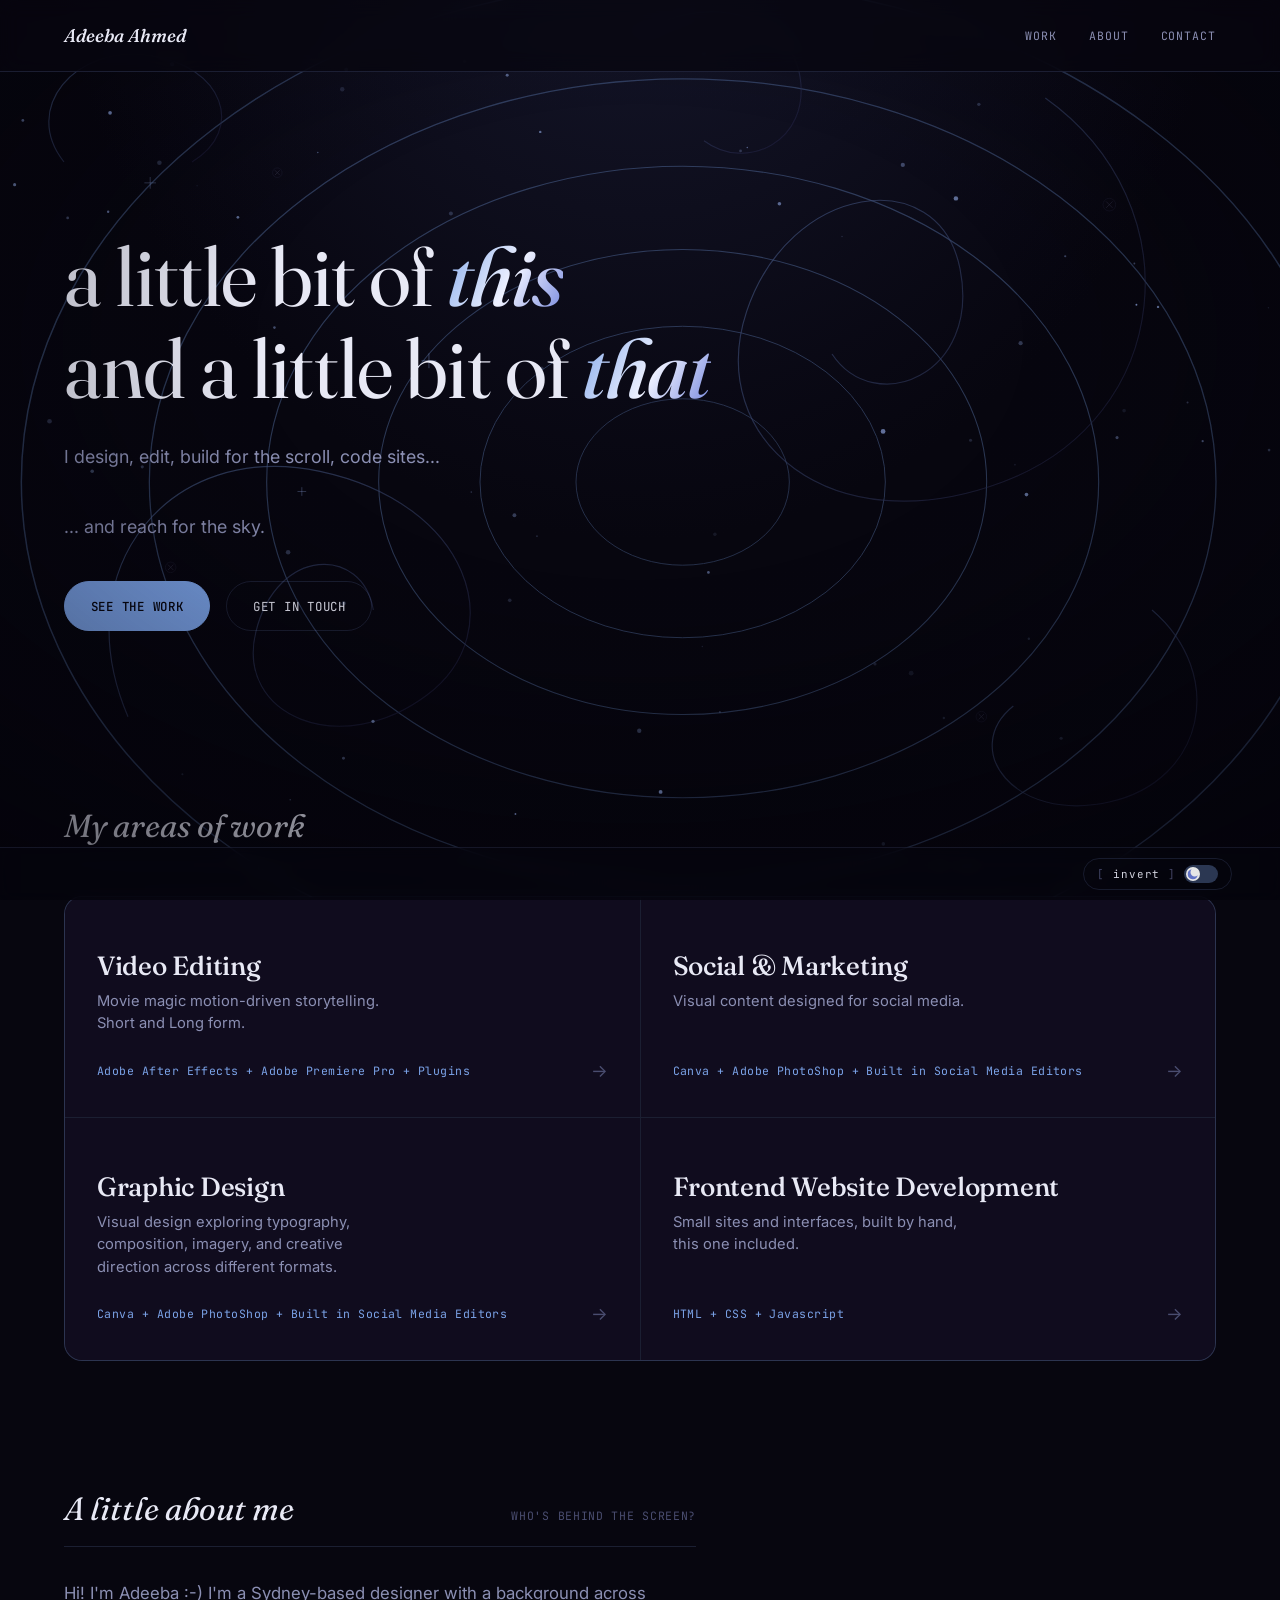
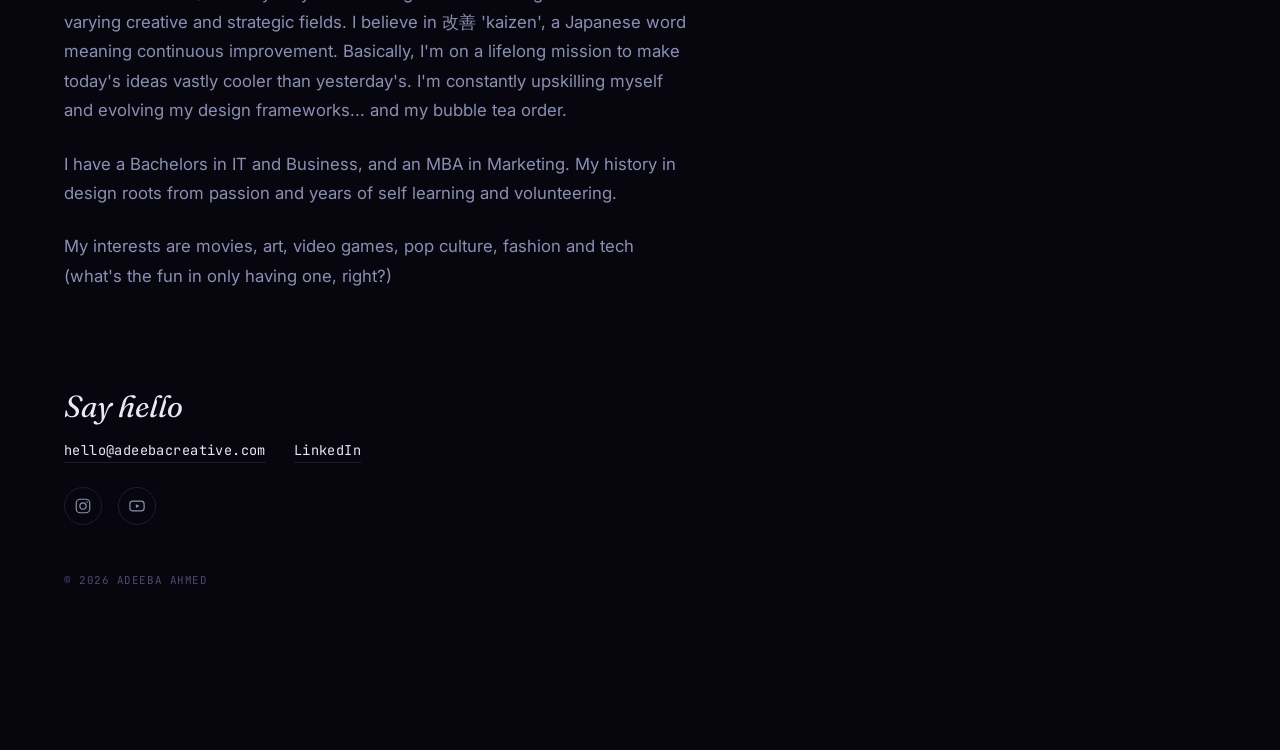
<file: index.html>
<!doctype html>
<html lang="en" data-theme="dark">
  <head>
    <meta charset="UTF-8" />
    <meta name="viewport" content="width=device-width, initial-scale=1.0" />
    <title>Adeeba Ahmed's Portfolio</title>
    <link rel="stylesheet" href="styles.css" />
    <link rel="icon" type="image/png" href="assets/favicon.png" />
  </head>
  <body>
    <a href="#work" class="skip-link">Skip to work</a>

    <div class="backdrop" aria-hidden="true" id="backdrop"></div>
    <canvas class="motes" id="motes" aria-hidden="true"></canvas>

    <header class="site">
      <a href="index.html" class="wordmark">Adeeba Ahmed</a>
      <nav class="top" aria-label="Primary">
        <ul>
          <li><a href="#work">Work</a></li>
          <li><a href="#about">About</a></li>
          <li><a href="#contact">Contact</a></li>
        </ul>
      </nav>
      <button class="menu-toggle" aria-label="Toggle menu" aria-expanded="false">
        <span class="menu-bar"></span>
        <span class="menu-bar"></span>
        <span class="menu-bar"></span>
      </button>
    </header>

    <main>
      <section class="hero">
        <h1 class="hero-headline">
          <span class="row">a little bit of <em>this</em></span>
          <span class="row">and a little bit of <em>that</em></span>
        </h1>
        <p class="lede">I design, edit, build for the scroll, code sites...</p>
        <p class="lede">... and reach for the sky.</p>
        <div class="hero-cta">
          <a href="#work" class="btn primary">See the work</a>
          <a href="#contact" class="btn ghost">Get in touch</a>
        </div>
      </section>

      <section class="practices" id="work">
        <div class="section-head">
          <h2>My areas of work</h2>
        </div>
        <div class="practice-grid">
          <a class="practice" href="video-editing.html" style="--tint: var(--accent-2)">
            <div>
              <h3>Video Editing</h3>
              <p>Movie magic motion-driven storytelling. Short and Long form.</p>
            </div>
            <div class="meta">
              <span class="hex">Adobe After Effects + Adobe Premiere Pro + Plugins</span><span class="arrow">→</span>
            </div>
          </a>
          <a class="practice" href="social-marketing.html" style="--tint: var(--accent)">
            <div>
              <h3>Social &amp; Marketing</h3>
              <p>Visual content designed for social media.</p>
            </div>
            <div class="meta">
              <span class="hex">Canva + Adobe PhotoShop + Built in Social Media Editors</span
              ><span class="arrow">→</span>
            </div>
          </a>
          <a class="practice" href="graphic-design.html" style="--tint: var(--accent-3)">
            <div>
              <h3>Graphic Design</h3>
              <p>
                Visual design exploring typography, composition, imagery, and creative direction across different
                formats.
              </p>
            </div>
            <div class="meta">
              <span class="hex">Canva + Adobe PhotoShop + Built in Social Media Editors</span
              ><span class="arrow">→</span>
            </div>
          </a>
          <a class="practice" href="websites.html" style="--tint: var(--accent-4)">
            <div>
              <h3>Frontend Website Development</h3>
              <p>Small sites and interfaces, built by hand, this one included.</p>
            </div>
            <div class="meta"><span class="hex">HTML + CSS + Javascript</span><span class="arrow">→</span></div>
          </a>
        </div>
      </section>

      <section class="about" id="about">
        <div class="section-head">
          <h2>A little about me</h2>
          <span class="count">who's behind the screen?</span>
        </div>
        <p>
          Hi! I'm Adeeba :-) I'm a Sydney-based designer with a background across varying creative and strategic fields.
          I believe in 改善 'kaizen', a Japanese word meaning continuous improvement. Basically, I'm on a lifelong
          mission to make today's ideas vastly cooler than yesterday's. I'm constantly upskilling myself and evolving my
          design frameworks... and my bubble tea order.
        </p>
        <p>
          I have a Bachelors in IT and Business, and an MBA in Marketing. My history in design roots from passion and
          years of self learning and volunteering.
        </p>
        <p>
          My interests are movies, art, video games, pop culture, fashion and tech (what's the fun in only having one,
          right?)
        </p>
      </section>

      <section class="contact" id="contact">
        <h2>Say hello</h2>
        <div class="contact-links">
          <a href="mailto:hello@adeebacreative.com" target="_blank" rel="noopener noreferrer">hello@adeebacreative.com</a>

          <a href="https://www.linkedin.com/in/adeeba-ahmed/" target="_blank" rel="noopener noreferrer">LinkedIn</a>
        </div>

        <!-- instagram/youtube profile links -->
        <div class="social-links">
          <a href="https://instagram.com/adeebasarchive" target="_blank" rel="noopener noreferrer" class="social-icon" aria-label="Instagram">
            <svg viewBox="0 0 24 24" fill="none" aria-hidden="true"><rect x="3" y="3" width="18" height="18" rx="5" stroke="currentColor" stroke-width="1.6"/><circle cx="12" cy="12" r="4.2" stroke="currentColor" stroke-width="1.6"/><circle cx="17.4" cy="6.6" r="1.1" fill="currentColor"/></svg>
          </a>
          <a href="https://youtube.com/@adeebasarchive" target="_blank" rel="noopener noreferrer" class="social-icon" aria-label="YouTube">
            <svg viewBox="0 0 24 24" fill="none" aria-hidden="true"><rect x="2.5" y="5.5" width="19" height="13" rx="4" stroke="currentColor" stroke-width="1.6"/><path d="M10.5 9.5l5 2.5-5 2.5v-5z" fill="currentColor"/></svg>
          </a>
        </div>

        <p class="fine-print">© 2026 Adeeba Ahmed</p>
      </section>
    </main>

    <div class="dim-switch">
      <button id="dim-switch-btn" aria-pressed="false">
        <span class="bracket">[</span>invert<span class="bracket">]</span>
        <span class="switch-track" aria-hidden="true"><span class="switch-thumb"></span></span>
      </button>
    </div>

    <script src="common.js"></script>
  </body>
</html>
</file>
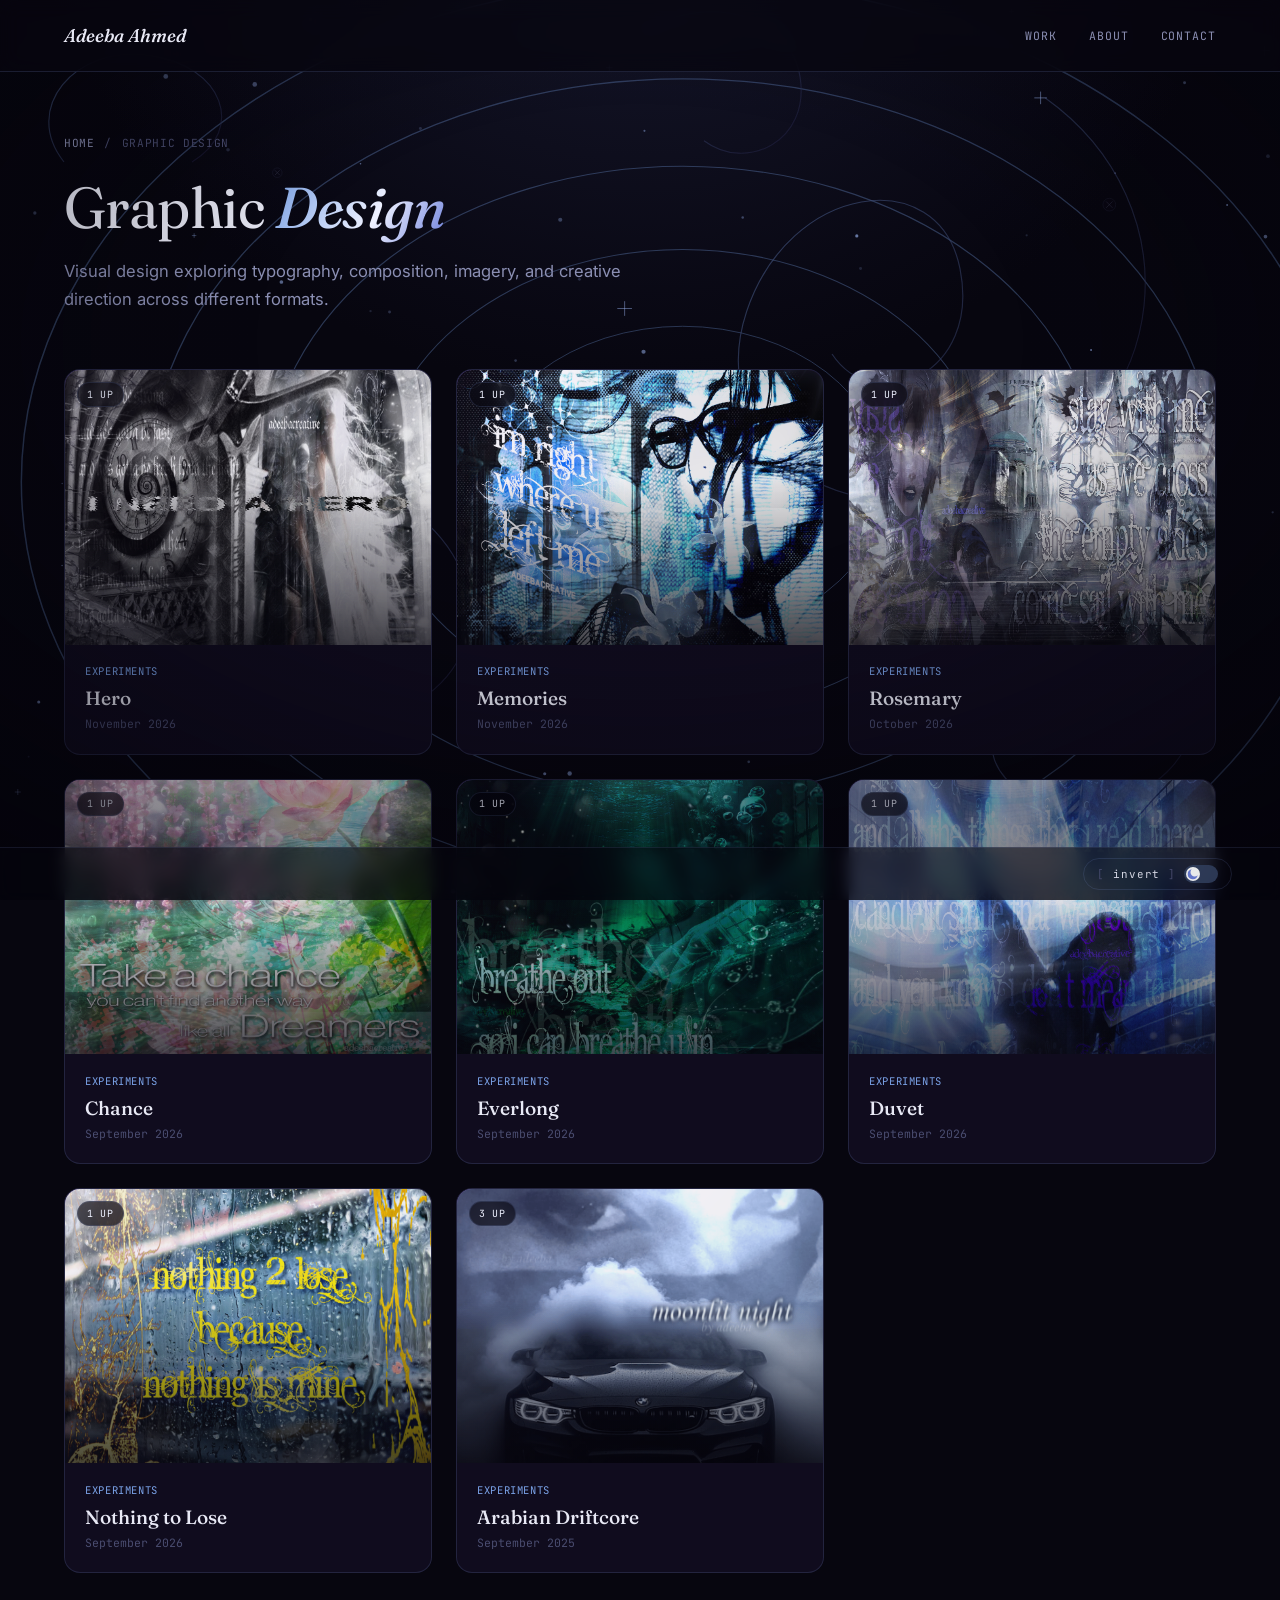
<file: graphic-design.html>
<!DOCTYPE html>
<html lang="en" data-theme="dark">
<head>
<meta charset="UTF-8">
<meta name="viewport" content="width=device-width, initial-scale=1.0">
<title>Graphic Design - Adeeba</title>
<link rel="stylesheet" href="styles.css">
<link rel="icon" type="image/png" href="assets/favicon.png">
</head>
<body>
<a href="#grid" class="skip-link">Skip to projects</a>

<div class="backdrop" aria-hidden="true" id="backdrop"></div>
<canvas class="motes" id="motes" aria-hidden="true"></canvas>

<header class="site">
  <a href="index.html" class="wordmark">Adeeba Ahmed</a>
  <nav class="top" aria-label="Primary">
    <ul>
      <li><a href="index.html#work">Work</a></li>
      <li><a href="index.html#about">About</a></li>
      <li><a href="index.html#contact">Contact</a></li>
    </ul>
  </nav>
  <button class="menu-toggle" aria-label="Toggle menu" aria-expanded="false">
    <span class="menu-bar"></span>
    <span class="menu-bar"></span>
    <span class="menu-bar"></span>
  </button>
</header>

<main>
  <section class="cat-hero">
    <nav class="crumbs" aria-label="Breadcrumb">
      <a href="index.html">Home</a><span aria-hidden="true">/</span><span>Graphic Design</span>
    </nav>
    <h1>Graphic <em>Design</em></h1>
    <p class="lede">Visual design exploring typography, composition, imagery, and creative direction across different formats.</p>
  </section>

  <section class="gallery" id="grid">
    <div class="pieces" id="the-grid" role="list"></div>
  </section>
</main>

<div class="spotlight-veil" id="spotlight-veil" hidden>
  <div class="spotlight" role="dialog" aria-modal="true" aria-labelledby="spotlight-title" id="spotlight">
    <button class="spotlight-shut" id="spotlight-shut" aria-label="Close">&times;</button>
    <div class="spotlight-stage" id="spotlight-stage"></div>
    <div class="spotlight-info">
      <span class="kicker" id="spotlight-kicker"></span>
      <h2 id="spotlight-title"></h2>
      <span class="when" id="spotlight-when"></span>
      <p id="spotlight-context"></p>
    </div>
  </div>
</div>

<div class="dim-switch">
  <button id="dim-switch-btn" aria-pressed="false">
    <span class="bracket">[</span>invert<span class="bracket">]</span>
    <span class="switch-track" aria-hidden="true"><span class="switch-thumb"></span></span>
  </button>
</div>

<script src="common.js"></script>
<script src="graphic-design-data.js"></script>
</body>
</html>
</file>
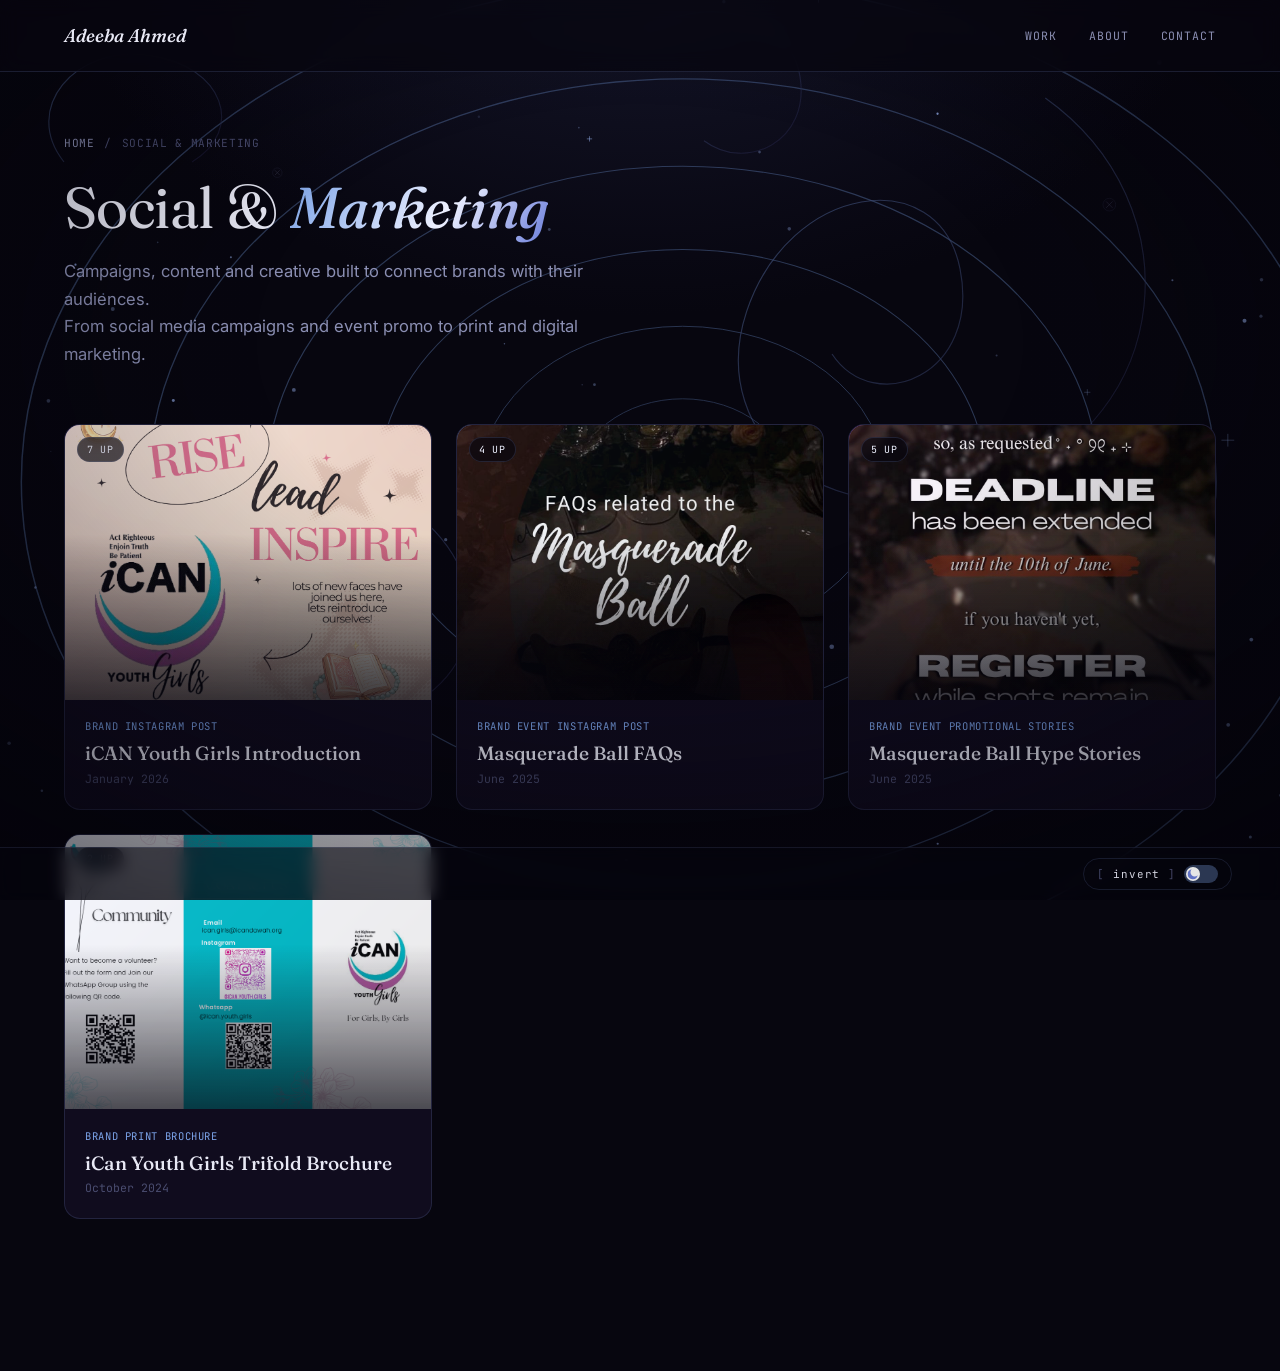
<file: social-marketing.html>
<!doctype html>
<html lang="en" data-theme="dark">
  <head>
    <meta charset="UTF-8" />
    <meta name="viewport" content="width=device-width, initial-scale=1.0" />
    <title>Social &amp; Marketing - Adeeba</title>
    <link rel="stylesheet" href="styles.css" />
    <link rel="icon" type="image/png" href="assets/favicon.png" />
  </head>
  <body>
    <a href="#grid" class="skip-link">Skip to projects</a>

    <div class="backdrop" aria-hidden="true" id="backdrop"></div>
    <canvas class="motes" id="motes" aria-hidden="true"></canvas>

    <header class="site">
      <a href="index.html" class="wordmark">Adeeba Ahmed</a>
      <nav class="top" aria-label="Primary">
        <ul>
          <li><a href="index.html#work">Work</a></li>
          <li><a href="index.html#about">About</a></li>
          <li><a href="index.html#contact">Contact</a></li>
        </ul>
      </nav>
      <button class="menu-toggle" aria-label="Toggle menu" aria-expanded="false">
        <span class="menu-bar"></span>
        <span class="menu-bar"></span>
        <span class="menu-bar"></span>
      </button>
    </header>

    <main>
      <section class="cat-hero">
        <nav class="crumbs" aria-label="Breadcrumb">
          <a href="index.html">Home</a><span aria-hidden="true">/</span><span>Social &amp; Marketing</span>
        </nav>
        <h1>Social &amp; <em>Marketing</em></h1>
        <p class="lede">Campaigns, content and creative built to connect brands with their audiences.</p>
        <p class="lede">From social media campaigns and event promo to print and digital marketing.</p>
      </section>

      <section class="gallery" id="grid">
        <div class="pieces" id="the-grid" role="list"></div>
      </section>
    </main>

    <div class="spotlight-veil" id="spotlight-veil" hidden>
      <div class="spotlight" role="dialog" aria-modal="true" aria-labelledby="spotlight-title" id="spotlight">
        <button class="spotlight-shut" id="spotlight-shut" aria-label="Close">&times;</button>
        <div class="spotlight-stage" id="spotlight-stage"></div>
        <div class="spotlight-info">
          <span class="kicker" id="spotlight-kicker"></span>
          <h2 id="spotlight-title"></h2>
          <span class="when" id="spotlight-when"></span>
          <p id="spotlight-context"></p>
        </div>
      </div>
    </div>

    <div class="dim-switch">
      <button id="dim-switch-btn" aria-pressed="false">
        <span class="bracket">[</span>invert<span class="bracket">]</span>
        <span class="switch-track" aria-hidden="true"><span class="switch-thumb"></span></span>
      </button>
    </div>

    <script src="common.js"></script>
    <script src="social-marketing-data.js"></script>
  </body>
</html>
</file>
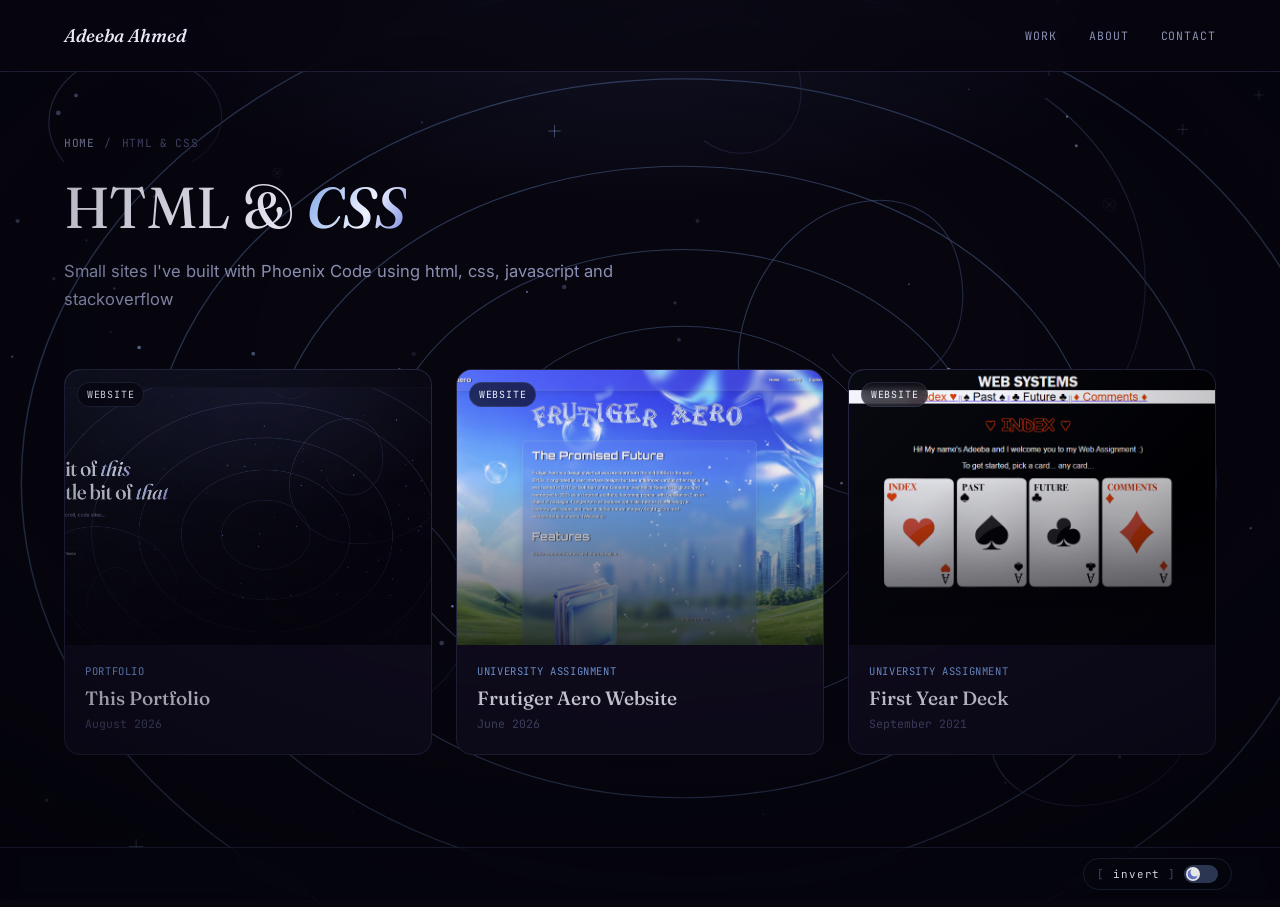
<file: websites.html>
<!doctype html>
<html lang="en" data-theme="dark">
  <head>
    <meta charset="UTF-8" />
    <meta name="viewport" content="width=device-width, initial-scale=1.0" />
    <title>HTML &amp; CSS - Adeeba</title>
    <link rel="stylesheet" href="styles.css" />
    <link rel="icon" type="image/png" href="assets/favicon.png" />
  </head>
  <body>
    <a href="#grid" class="skip-link">Skip to projects</a>

    <div class="backdrop" aria-hidden="true" id="backdrop"></div>
    <canvas class="motes" id="motes" aria-hidden="true"></canvas>

    <header class="site">
      <a href="index.html" class="wordmark">Adeeba Ahmed</a>
      <nav class="top" aria-label="Primary">
        <ul>
          <li><a href="index.html#work">Work</a></li>
          <li><a href="index.html#about">About</a></li>
          <li><a href="index.html#contact">Contact</a></li>
        </ul>
      </nav>
      <button class="menu-toggle" aria-label="Toggle menu" aria-expanded="false">
        <span class="menu-bar"></span>
        <span class="menu-bar"></span>
        <span class="menu-bar"></span>
      </button>
    </header>

    <main>
      <section class="cat-hero">
        <nav class="crumbs" aria-label="Breadcrumb">
          <a href="index.html">Home</a><span aria-hidden="true">/</span><span>HTML &amp; CSS</span>
        </nav>
        <h1>HTML &amp; <em>CSS</em></h1>
        <p class="lede">Small sites I've built with Phoenix Code using html, css, javascript and stackoverflow</p>
      </section>

      <section class="gallery" id="grid">
        <div class="pieces" id="the-grid" role="list"></div>
      </section>
    </main>

    <div class="spotlight-veil" id="spotlight-veil" hidden>
      <div class="spotlight" role="dialog" aria-modal="true" aria-labelledby="spotlight-title" id="spotlight">
        <button class="spotlight-shut" id="spotlight-shut" aria-label="Close">&times;</button>
        <div class="spotlight-stage" id="spotlight-stage"></div>
        <div class="spotlight-info">
          <span class="kicker" id="spotlight-kicker"></span>
          <h2 id="spotlight-title"></h2>
          <span class="when" id="spotlight-when"></span>
          <p id="spotlight-context"></p>
        </div>
      </div>
    </div>

    <div class="dim-switch">
      <button id="dim-switch-btn" aria-pressed="false">
        <span class="bracket">[</span>invert<span class="bracket">]</span>
        <span class="switch-track" aria-hidden="true"><span class="switch-thumb"></span></span>
      </button>
    </div>

    <script src="common.js"></script>
    <script src="websites-data.js"></script>
  </body>
</html>
</file>
<file: styles.css>
@import url("https://fonts.googleapis.com/css2?family=Fraunces:ital,opsz,wght@0,9..144,300;0,9..144,500;0,9..144,600;1,9..144,400;1,9..144,500&family=Inter:wght@400;500;600&family=JetBrains+Mono:wght@400;500&display=swap");
* {
  box-sizing: border-box;
}
html {
  scroll-behavior: smooth;
}

/* ================================================================
   context behind theme
   tbh i cant choose an aesthetic, i love purples and blues in their dark form
   but also their icy light forms so that's why i hav an invert button.
   the dark mode is inspired by coraline, and the light mode is inspired by barbie swan lake.
   ================================================================ */
html[data-theme="dark"] {
  --bg: #07060f;
  --bg-soft: #100c1e;
  --line: rgba(140, 160, 232, 0.16);
  --ink: #e8e9f5;
  --ink-dim: #8b8fb3;
  --ink-faint: #4a4d70;
  --accent: #7ba3e8;
  --accent-2: #6c7fdb;
  --accent-3: #4a3f8f;
  --accent-4: #241f45;
  --glow: #eef1ff;
  --focus: #d7e0ff;
  --haze: 0.62;
}

html[data-theme="light"] {
  --bg: #f5f7fc;
  --bg-soft: #ffffff;
  --line: #dde3f4;
  --ink: #1f2438;
  --ink-dim: #5b6280;
  --ink-faint: #9aa2c4;
  --accent: #5a7bc4;
  --accent-2: #8d6fd6;
  --accent-3: #b8c8ec;
  --accent-4: #e8ecfa;
  --glow: #6f4fc9;
  --focus: #3a4f9f;
  --haze: 0.5;
}

body {
  margin: 0;
  background: radial-gradient(
      ellipse 80% 55% at 50% -10%,
      color-mix(in srgb, var(--accent-2) 20%, transparent) 0%,
      var(--bg) 60%
    ),
    var(--bg);
  color: var(--ink);
  font-family: "Inter", sans-serif;
  transition:
    background 0.5s ease,
    color 0.5s ease;
  overflow-x: hidden;
  padding-bottom: 3.5rem;
}

a {
  color: inherit;
}
::selection {
  background: var(--accent-2);
  color: #fff;
}
a:focus-visible,
button:focus-visible {
  outline: 2px solid var(--focus);
  outline-offset: 4px;
  border-radius: 4px;
}
.skip-link {
  position: absolute;
  left: -999px;
  top: 0;
  background: var(--accent);
  color: var(--bg);
  padding: 0.75rem 1.25rem;
  z-index: 200;
  font-weight: 600;
  border-radius: 0 0 8px 0;
}
.skip-link:focus {
  left: 0;
}

/* ---------- backdrop: linework + drifting motes ---------- */
.backdrop {
  position: fixed;
  inset: 0;
  z-index: 0;
  pointer-events: none;
  opacity: var(--haze);
  transition: opacity 0.5s ease;
}
.backdrop svg {
  position: absolute;
  width: 100%;
  height: 100%;
}
.motes {
  position: fixed;
  inset: 0;
  z-index: 1;
  pointer-events: none;
  width: 100%;
  height: 100%;
}

html[data-theme="dark"] body::after {
  content: "";
  position: fixed;
  inset: 0;
  z-index: 2;
  pointer-events: none;
  background: radial-gradient(ellipse 85% 75% at 50% 38%, transparent 35%, rgba(2, 1, 8, 0.6) 100%);
}
html[data-theme="light"] .hero::before {
  content: "";
  position: absolute;
  top: -10%;
  left: 50%;
  translate: -50% 0;
  width: 900px;
  height: 900px;
  max-width: 140vw;
  background: radial-gradient(circle, color-mix(in srgb, var(--accent-2) 22%, transparent) 0%, transparent 65%);
  z-index: -1;
  pointer-events: none;
}

/* ---------- header ---------- */
header.site {
  position: sticky;
  top: 0;
  z-index: 40;
  display: flex;
  align-items: center;
  justify-content: space-between;
  padding: 1.5rem clamp(1.5rem, 5vw, 4rem);
  backdrop-filter: blur(10px);
  background: color-mix(in srgb, var(--bg) 75%, transparent);
  border-bottom: 1px solid var(--line);
}
.wordmark {
  font-family: "Fraunces", serif;
  font-style: italic;
  font-weight: 500;
  font-size: 1.15rem;
  text-decoration: none;
}
nav.top ul {
  list-style: none;
  display: flex;
  gap: 2rem;
  margin: 0;
  padding: 0;
  font-family: "JetBrains Mono", monospace;
  font-size: 0.72rem;
  letter-spacing: 0.08em;
  text-transform: uppercase;
}
nav.top a {
  text-decoration: none;
  color: var(--ink-dim);
  transition: color 0.25s ease;
}
nav.top a:hover,
nav.top a[aria-current] {
  color: var(--accent);
}

/* ---------- hamburger menu hidden on wide screens, takes over on phones ---------- */
.menu-toggle {
  display: none;
  flex-direction: column;
  align-items: center;
  justify-content: center;
  gap: 4px;
  background: none;
  border: 1px solid var(--line);
  padding: 0.6rem;
  border-radius: 999px;
  cursor: pointer;
  transition: border-color 0.2s ease;
}
.menu-toggle:hover {
  border-color: var(--accent);
}
.menu-bar {
  width: 16px;
  height: 2px;
  background: var(--ink-dim);
  border-radius: 999px;
  transform-origin: center;
  transition:
    transform 0.25s ease,
    opacity 0.2s ease,
    background-color 0.2s ease;
}
.menu-toggle:hover .menu-bar {
  background: var(--accent);
}
.menu-toggle[aria-expanded="true"] .menu-bar:nth-child(1) {
  transform: translateY(6px) rotate(45deg);
}
.menu-toggle[aria-expanded="true"] .menu-bar:nth-child(2) {
  opacity: 0;
}
.menu-toggle[aria-expanded="true"] .menu-bar:nth-child(3) {
  transform: translateY(-6px) rotate(-45deg);
}

@media (max-width: 640px) {
  .menu-toggle {
    display: inline-flex;
  }
  nav.top {
    position: absolute;
    top: 100%;
    left: 0;
    right: 0;
    background: color-mix(in srgb, var(--bg) 92%, transparent);
    backdrop-filter: blur(10px);
    border-bottom: 1px solid var(--line);
    max-height: 0;
    overflow: hidden;
    opacity: 0;
    pointer-events: none;
    transition:
      max-height 0.35s ease,
      opacity 0.25s ease;
  }
  nav.top.open {
    max-height: 260px;
    opacity: 1;
    pointer-events: auto;
  }
  nav.top ul {
    flex-direction: column;
    gap: 0;
    padding: 0.5rem clamp(1.5rem, 5vw, 4rem) 1.25rem;
  }
  nav.top ul li {
    border-bottom: 1px solid var(--line);
  }
  nav.top ul li:last-child {
    border-bottom: none;
  }
  nav.top a {
    display: block;
    padding: 0.9rem 0;
  }
}

/* ---------- little mono tag, used everywhere ---------- */
.tagline {
  font-family: "JetBrains Mono", monospace;
  font-size: 0.72rem;
  letter-spacing: 0.1em;
  color: var(--accent);
  display: inline-block;
}

/* ---------- hero ---------- */
.hero {
  position: relative;
  min-height: 78svh;
  display: flex;
  flex-direction: column;
  justify-content: center;
  padding: 4rem clamp(1.5rem, 5vw, 4rem) 3rem;
  z-index: 1;
  max-width: 1000px;
}
.hero .tagline {
  margin-bottom: 2rem;
}

.hero-headline {
  font-family: "Fraunces", serif;
  font-weight: 400;
  font-size: clamp(2.6rem, 8vw, 5.2rem);
  line-height: 1.1;
  margin: 0 0 1.75rem;
  letter-spacing: -0.01em;
}
.hero-headline .row {
  display: block;
}
.hero-headline em {
  font-style: italic;
  font-weight: 500;
  background: linear-gradient(120deg, var(--accent), var(--glow) 55%, var(--accent-2));
  -webkit-background-clip: text;
  background-clip: text;
  color: transparent;
}

.hero p.lede {
  font-size: clamp(1.05rem, 1.4vw, 1.2rem);
  color: var(--ink-dim);
  max-width: 48ch;
  line-height: 1.65;
  margin: 0 0 2.5rem;
}

.hero-cta {
  display: flex;
  gap: 1rem;
  flex-wrap: wrap;
}
.btn {
  font-family: "JetBrains Mono", monospace;
  font-size: 0.78rem;
  letter-spacing: 0.06em;
  text-transform: uppercase;
  padding: 0.95rem 1.6rem;
  border-radius: 999px;
  text-decoration: none;
  display: inline-flex;
  align-items: center;
  gap: 0.5rem;
  transition:
    transform 0.25s ease,
    border-color 0.25s ease,
    background 0.25s ease;
  border: 1px solid var(--line);
}
.btn.primary {
  background: var(--accent);
  color: var(--bg);
  border-color: var(--accent);
  font-weight: 500;
}
.btn.primary:hover {
  transform: translateY(-2px);
  background: var(--glow);
  color: var(--bg);
}
.btn.ghost {
  color: var(--ink);
  background: transparent;
}
.btn.ghost:hover {
  border-color: var(--accent);
  color: var(--accent);
  transform: translateY(-2px);
}

/* ---------- section head, reused everywhere ---------- */
.section-head {
  display: flex;
  align-items: baseline;
  justify-content: space-between;
  margin-bottom: 2rem;
  flex-wrap: wrap;
  gap: 1rem;
  border-bottom: 1px solid var(--line);
  padding-bottom: 1.1rem;
}
.section-head h2 {
  font-family: "Fraunces", serif;
  font-weight: 400;
  font-style: italic;
  font-size: clamp(1.4rem, 3vw, 2rem);
  margin: 0;
}
.section-head .count {
  font-family: "JetBrains Mono", monospace;
  font-size: 0.72rem;
  color: var(--ink-faint);
  letter-spacing: 0.06em;
  text-transform: uppercase;
}

/* ================================================================
   PRACTICE GRID (homepage)
   ================================================================ */
.practices {
  padding: 2rem clamp(1.5rem, 5vw, 4rem) 6rem;
  position: relative;
  z-index: 1;
}
.practice-grid {
  display: grid;
  grid-template-columns: repeat(2, 1fr);
  gap: 1px;
  background: var(--line);
  border: 1px solid var(--line);
  border-radius: 18px;
  overflow: hidden;
}
@media (max-width: 720px) {
  .practice-grid {
    grid-template-columns: 1fr;
  }
}
.practice {
  background: var(--bg-soft);
  padding: 2.25rem 2rem;
  text-decoration: none;
  color: var(--ink);
  position: relative;
  min-height: 220px;
  display: flex;
  flex-direction: column;
  justify-content: space-between;
  transition: background 0.3s ease;
  isolation: isolate;
}
.practice::before {
  content: "";
  position: absolute;
  inset: 0;
  background: linear-gradient(135deg, var(--tint, var(--accent-2)), transparent 60%);
  opacity: 0;
  transition: opacity 0.35s ease;
  z-index: -1;
}
.practice:hover::before,
.practice:focus-visible::before {
  opacity: 0.2;
}
.practice:hover,
.practice:focus-visible {
  background: color-mix(in srgb, var(--bg-soft) 80%, var(--accent));
}
.practice .idx {
  font-family: "JetBrains Mono", monospace;
  font-size: 0.7rem;
  color: var(--ink-faint);
  letter-spacing: 0.08em;
}
.practice h3 {
  font-family: "Fraunces", serif;
  font-weight: 500;
  font-size: 1.65rem;
  margin: 1rem 0 0.5rem;
  letter-spacing: -0.01em;
}
.practice p {
  font-size: 0.92rem;
  color: var(--ink-dim);
  margin: 0;
  max-width: 34ch;
  line-height: 1.55;
}
.practice .meta {
  margin-top: 1.5rem;
  display: flex;
  justify-content: space-between;
  align-items: center;
}
.practice .hex {
  font-family: "JetBrains Mono", monospace;
  font-size: 0.72rem;
  color: var(--accent);
  letter-spacing: 0.04em;
}
.practice .arrow {
  font-size: 1.1rem;
  color: var(--ink-faint);
  transition:
    transform 0.3s ease,
    color 0.3s ease;
}
.practice:hover .arrow {
  transform: translateX(4px);
  color: var(--accent);
}

/* ================================================================
   ABOUT + CONTACT (homepage, back to back)
   ================================================================ */
.about {
  padding: 2rem clamp(1.5rem, 5vw, 4rem) 4rem;
  position: relative;
  z-index: 1;
  max-width: 760px;
}
.about p {
  font-size: 1.05rem;
  line-height: 1.75;
  color: var(--ink-dim);
  margin: 0 0 1.5rem;
}
.about p:last-of-type {
  margin-bottom: 2rem;
}
.about-tags {
  display: flex;
  flex-wrap: wrap;
  gap: 0.6rem;
}
.about-tags span {
  font-family: "JetBrains Mono", monospace;
  font-size: 0.68rem;
  letter-spacing: 0.06em;
  text-transform: uppercase;
  border: 1px solid var(--line);
  color: var(--ink-dim);
  padding: 0.4rem 0.8rem;
  border-radius: 999px;
}

.contact {
  padding: 0 clamp(1.5rem, 5vw, 4rem) 6rem;
  position: relative;
  z-index: 1;
  max-width: 760px;
}
.contact h2 {
  font-family: "Fraunces", serif;
  font-style: italic;
  font-weight: 400;
  font-size: clamp(1.4rem, 3vw, 1.9rem);
  margin: 0 0 1rem;
}
.contact-links {
  display: flex;
  flex-wrap: wrap;
  gap: 1.75rem;
}
.contact-links a {
  font-family: "JetBrains Mono", monospace;
  font-size: 0.85rem;
  letter-spacing: 0.03em;
  text-decoration: none;
  color: var(--ink);
  border-bottom: 1px solid var(--line);
  padding-bottom: 0.2rem;
  transition:
    color 0.2s ease,
    border-color 0.2s ease;
}
.contact-links a:hover {
  color: var(--accent);
  border-color: var(--accent);
}
.contact .fine-print {
  margin-top: 3rem;
  font-family: "JetBrains Mono", monospace;
  font-size: 0.68rem;
  color: var(--ink-faint);
  letter-spacing: 0.05em;
  text-transform: uppercase;
}

/* little instagram/youtube icons, sits under the email/linkedin row */
.social-links {
  display: flex;
  gap: 1rem;
  margin-top: 1.5rem;
}
.social-icon {
  display: flex;
  align-items: center;
  justify-content: center;
  width: 38px;
  height: 38px;
  border-radius: 50%;
  border: 1px solid var(--line);
  color: var(--ink-dim);
  transition:
    color 0.2s ease,
    border-color 0.2s ease,
    transform 0.2s ease;
}
.social-icon svg {
  width: 18px;
  height: 18px;
}
.social-icon:hover {
  color: var(--accent);
  border-color: var(--accent);
  transform: translateY(-2px);
}

/* ================================================================
   CATEGORY PAGE HERO + BREADCRUMB
   ================================================================ */
.cat-hero {
  padding: 4rem clamp(1.5rem, 5vw, 4rem) 2.5rem;
  max-width: 900px;
  position: relative;
  z-index: 1;
}
.crumbs {
  font-family: "JetBrains Mono", monospace;
  font-size: 0.7rem;
  letter-spacing: 0.06em;
  color: var(--ink-faint);
  text-transform: uppercase;
  margin-bottom: 1.75rem;
  display: flex;
  gap: 0.6rem;
}
.crumbs a {
  text-decoration: none;
  color: var(--ink-dim);
}
.crumbs a:hover {
  color: var(--accent);
}
.cat-hero .tagline {
  margin-bottom: 1.25rem;
  display: block;
}
.cat-hero h1 {
  font-family: "Fraunces", serif;
  font-weight: 400;
  font-size: clamp(2.2rem, 5.5vw, 3.6rem);
  line-height: 1.05;
  margin: 0 0 1.25rem;
  letter-spacing: -0.01em;
}
.cat-hero h1 em {
  font-style: italic;
  font-weight: 500;
  background: linear-gradient(120deg, var(--accent), var(--glow) 60%, var(--accent-2));
  -webkit-background-clip: text;
  background-clip: text;
  color: transparent;
}
.cat-hero .lede {
  font-size: clamp(1rem, 1.3vw, 1.1rem);
  color: var(--ink-dim);
  max-width: 60ch;
  line-height: 1.65;
  margin: 0;
}

/* ================================================================
   PIECES (the project grid used on every category page)
   ================================================================ */
.gallery {
  padding: 1rem clamp(1.5rem, 5vw, 4rem) 6rem;
  position: relative;
  z-index: 1;
}
.pieces {
  display: grid;
  grid-template-columns: repeat(3, 1fr);
  gap: 1.5rem;
}
@media (max-width: 980px) {
  .pieces {
    grid-template-columns: repeat(2, 1fr);
  }
}
@media (max-width: 620px) {
  .pieces {
    grid-template-columns: 1fr;
  }
}

.piece {
  background: var(--bg-soft);
  border: 1px solid var(--line);
  border-radius: 16px;
  overflow: hidden;
  cursor: pointer;
  transition:
    transform 0.3s ease,
    border-color 0.3s ease,
    box-shadow 0.3s ease;
  display: flex;
  flex-direction: column;
  text-align: left;
  padding: 0;
  color: var(--ink);
  font-family: inherit;
}
.piece:hover,
.piece:focus-visible {
  transform: translateY(-4px);
  border-color: var(--accent);
  box-shadow: 0 20px 45px color-mix(in srgb, var(--accent-2) 25%, transparent);
}

.piece-shot {
  position: relative;
  aspect-ratio: 4/3;
  overflow: hidden;
  background: linear-gradient(135deg, var(--tint, var(--accent-2)), var(--bg-soft) 75%);
}
.piece-shot video,
.piece-shot img {
  width: 100%;
  height: 100%;
  object-fit: cover;
  display: block;
  opacity: 0.92;
}
/* the youtube hover/auto preview sits absolute over the poster. pointer-events:
   none matters here. without it, a click landing on the visible preview would
   go to youtube's iframe instead of the card underneath (iframes are a
   separate document, so a click inside one never bubbles back out to trigger
   the card's own click handler), and the spotlight would never open. */
.piece-shot .yt-preview {
  position: absolute;
  inset: 0;
  width: 100%;
  height: 100%;
  border: 0;
  pointer-events: none;
}
.piece-shot .badge {
  position: absolute;
  top: 0.75rem;
  left: 0.75rem;
  font-family: "JetBrains Mono", monospace;
  font-size: 0.62rem;
  letter-spacing: 0.08em;
  text-transform: uppercase;
  background: color-mix(in srgb, var(--bg) 65%, transparent);
  backdrop-filter: blur(6px);
  color: var(--glow);
  padding: 0.3rem 0.55rem;
  border-radius: 999px;
  border: 1px solid var(--line);
}
.piece-shot .peek {
  position: absolute;
  inset: 0;
  display: flex;
  align-items: center;
  justify-content: center;
  opacity: 0;
  transition: opacity 0.25s ease;
}
.piece-shot .peek svg {
  width: 42px;
  height: 42px;
}
.piece:hover .peek,
.piece:focus-visible .peek {
  opacity: 1;
}
.piece-shot::after {
  content: "";
  position: absolute;
  inset: 0;
  background: linear-gradient(180deg, transparent 40%, color-mix(in srgb, var(--bg) 70%, transparent) 100%);
}

.piece-info {
  padding: 1.1rem 1.25rem 1.4rem;
}
.piece-info .kicker {
  font-family: "JetBrains Mono", monospace;
  font-size: 0.66rem;
  letter-spacing: 0.06em;
  text-transform: uppercase;
  color: var(--accent);
}
.piece-info h3 {
  font-family: "Fraunces", serif;
  font-weight: 500;
  font-size: 1.2rem;
  margin: 0.5rem 0 0.3rem;
}
.piece-info .when {
  font-family: "JetBrains Mono", monospace;
  font-size: 0.72rem;
  color: var(--ink-faint);
}

/* website cards get a "visit" hint instead of a play icon */
.piece-shot .visit-hint {
  position: absolute;
  bottom: 0.75rem;
  right: 0.75rem;
  font-family: "JetBrains Mono", monospace;
  font-size: 0.62rem;
  letter-spacing: 0.06em;
  text-transform: uppercase;
  color: var(--glow);
  background: color-mix(in srgb, var(--bg) 55%, transparent);
  backdrop-filter: blur(6px);
  padding: 0.3rem 0.6rem;
  border-radius: 999px;
  border: 1px solid var(--line);
  opacity: 0;
  transition: opacity 0.25s ease;
}
.piece:hover .visit-hint,
.piece:focus-visible .visit-hint {
  opacity: 1;
}

/* ---------- pin button (video/social/graphic/website pages) ----------
   sits opposite the badge. faint til hover, always visible + filled
   once a piece is actually pinned, same idea as instagram's pin icon
   showing up on a pinned post. */
.piece-shot .pin-btn {
  position: absolute;
  top: 0.6rem;
  right: 0.6rem;
  z-index: 3;
  width: 30px;
  height: 30px;
  border-radius: 50%;
  border: 1px solid var(--line);
  background: color-mix(in srgb, var(--bg) 65%, transparent);
  backdrop-filter: blur(6px);
  color: var(--glow);
  display: flex;
  align-items: center;
  justify-content: center;
  cursor: pointer;
  opacity: 0;
  transition:
    opacity 0.2s ease,
    transform 0.2s ease,
    color 0.2s ease,
    border-color 0.2s ease;
}
.piece-shot .pin-btn svg {
  width: 15px;
  height: 15px;
}
.piece:hover .pin-btn,
.piece:focus-visible .pin-btn,
.piece-shot .pin-btn.pinned {
  opacity: 1;
}
.piece-shot .pin-btn:hover {
  color: var(--accent);
  border-color: var(--accent);
  transform: scale(1.08);
}
.piece-shot .pin-btn.pinned {
  color: var(--accent);
  border-color: var(--accent);
}
/* the lil corner ribbon that marks a pinned card even when the mouse
   isn't anywhere near it, mostly for touch screens that don't hover */
.piece.is-pinned {
  border-color: var(--accent);
}
.piece.is-pinned::before {
  content: "Pinned";
  position: absolute;
  z-index: 3;
  top: 0.6rem;
  left: 0.6rem;
  font-family: "JetBrains Mono", monospace;
  font-size: 0.6rem;
  letter-spacing: 0.06em;
  text-transform: uppercase;
  color: var(--bg);
  background: var(--accent);
  padding: 0.25rem 0.55rem;
  border-radius: 999px;
}
/* badge shifts down out of the way when the pinned ribbon takes the
   top-left corner instead */
.piece.is-pinned .piece-shot .badge {
  top: 2.5rem;
}
.piece {
  position: relative;
}

/* ---------- pager (grid pagination, see script.js, off by default) ---------- */
.pager {
  display: flex;
  align-items: center;
  justify-content: center;
  gap: 1.25rem;
  margin-top: 3rem;
}
.pager-btn {
  font-family: "JetBrains Mono", monospace;
  font-size: 0.72rem;
  letter-spacing: 0.06em;
  text-transform: uppercase;
  background: none;
  border: 1px solid var(--line);
  color: var(--ink-dim);
  padding: 0.6rem 1.1rem;
  border-radius: 999px;
  cursor: pointer;
  transition:
    color 0.2s ease,
    border-color 0.2s ease;
}
.pager-btn:hover:not(:disabled) {
  color: var(--accent);
  border-color: var(--accent);
}
.pager-btn:disabled {
  opacity: 0.35;
  cursor: not-allowed !important;
}
.pager-status {
  font-family: "JetBrains Mono", monospace;
  font-size: 0.72rem;
  color: var(--ink-faint);
  letter-spacing: 0.05em;
}

/* ================================================================
   SPOTLIGHT (the lightbox opened by clicking a piece)
   ================================================================ */
.spotlight-veil {
  position: fixed;
  inset: 0;
  z-index: 150;
  background: color-mix(in srgb, var(--bg) 85%, transparent);
  backdrop-filter: blur(6px);
  display: flex;
  align-items: center;
  justify-content: center;
  padding: 2rem;
}
.spotlight-veil[hidden] {
  display: none;
}
.spotlight {
  background: var(--bg-soft);
  border: 1px solid var(--line);
  border-radius: 20px;
  max-width: 880px;
  width: 100%;
  max-height: 90vh;
  overflow-y: auto;
  position: relative;
  box-shadow: 0 40px 100px rgba(0, 0, 0, 0.4);
}
.spotlight-shut {
  position: absolute;
  top: 1rem;
  right: 1rem;
  z-index: 8;
  background: color-mix(in srgb, var(--bg) 70%, transparent);
  color: var(--ink);
  border: 1px solid var(--line);
  border-radius: 50%;
  width: 38px;
  height: 38px;
  font-size: 1.4rem;
  line-height: 1;
  cursor: pointer;
  display: flex;
  align-items: center;
  justify-content: center;
  transition:
    background 0.2s ease,
    color 0.2s ease;
}
.spotlight-shut:hover {
  background: var(--accent);
  color: var(--bg);
}

.spotlight-stage {
  width: 100%;
  aspect-ratio: 16/9;
  background: #000;
  position: relative;
  border-radius: 20px 20px 0 0;
  overflow: hidden;
}
.spotlight-stage video,
.spotlight-stage img {
  width: 100%;
  height: 100%;
  object-fit: contain;
  background: #000;
  display: block;
}

/* carousel controls, only present when a piece has multiple frames */
.carousel-prev,
.carousel-next {
  position: absolute;
  top: 50%;
  translate: 0 -50%;
  z-index: 6;
  width: 40px;
  height: 40px;
  border-radius: 50%;
  border: 1px solid rgba(255, 255, 255, 0.25);
  background: rgba(0, 0, 0, 0.4);
  color: #fff;
  font-size: 1.1rem;
  cursor: pointer;
  display: flex;
  align-items: center;
  justify-content: center;
  transition: background 0.2s ease;
}
.carousel-prev:hover,
.carousel-next:hover {
  background: rgba(0, 0, 0, 0.65);
}
.carousel-prev {
  left: 14px;
}
.carousel-next {
  right: 14px;
}
.carousel-dots {
  position: absolute;
  bottom: 12px;
  left: 50%;
  translate: -50% 0;
  display: flex;
  gap: 0.4rem;
  z-index: 6;
}
.carousel-dots span {
  width: 6px;
  height: 6px;
  border-radius: 50%;
  background: rgba(255, 255, 255, 0.4);
  transition:
    background 0.2s ease,
    transform 0.2s ease;
}
.carousel-dots span.active {
  background: #fff;
  transform: scale(1.3);
}

/* slide-in for whichever frame just got swiped/clicked to, so moving
   thru a carousel feels like swiping instead of a flat static swap.
   direction-aware. next comes in from the right, prev comes in from the left
   common.js skips adding these classes entirely for reduced-motion browsers */
@keyframes frameInFromRight {
  from {
    opacity: 0;
    transform: translateX(28px);
  }
  to {
    opacity: 1;
    transform: translateX(0);
  }
}
@keyframes frameInFromLeft {
  from {
    opacity: 0;
    transform: translateX(-28px);
  }
  to {
    opacity: 1;
    transform: translateX(0);
  }
}
.frame-slide-next {
  animation: frameInFromRight 0.32s ease-out;
}
.frame-slide-prev {
  animation: frameInFromLeft 0.32s ease-out;
}

/* ---------- zoom (image frames only, graphic-design + social-marketing) ----------
   .zoom-wrap clips it, the img inside gets translated/scaled by JS.
   double-click/double-tap or the + button zooms in, then u can drag to
   pan around, same muscle memory as zooming a photo on ur phone. */
.zoom-wrap {
  width: 100%;
  height: 100%;
  overflow: hidden;
  position: relative;
  touch-action: none;
}
.zoom-wrap img {
  position: absolute;
  top: 0;
  left: 0;
  width: 100%;
  height: 100%;
  object-fit: contain;
  will-change: transform, width, height;
  cursor: zoom-in;
}
.zoom-wrap img.is-zoomed {
  cursor: grab;
}
.zoom-wrap img.is-dragging {
  cursor: grabbing;
}
.zoom-controls {
  position: absolute;
  bottom: 12px;
  right: 14px;
  z-index: 6;
  display: flex;
  gap: 0.4rem;
}
.zoom-controls button {
  width: 32px;
  height: 32px;
  border-radius: 50%;
  border: 1px solid rgba(255, 255, 255, 0.25);
  background: rgba(0, 0, 0, 0.45);
  color: #fff;
  font-size: 1rem;
  line-height: 1;
  cursor: pointer;
  display: flex;
  align-items: center;
  justify-content: center;
  transition: background 0.2s ease;
}
.zoom-controls button:hover {
  background: rgba(0, 0, 0, 0.7);
}

.spotlight-info {
  padding: 1.75rem 2rem 2.25rem;
}
.spotlight-info .kicker {
  font-family: "JetBrains Mono", monospace;
  font-size: 0.7rem;
  letter-spacing: 0.06em;
  text-transform: uppercase;
  color: var(--accent);
}
.spotlight-info h2 {
  font-family: "Fraunces", serif;
  font-weight: 500;
  font-size: 1.8rem;
  margin: 0.6rem 0 0.35rem;
}
.spotlight-info .when {
  font-family: "JetBrains Mono", monospace;
  font-size: 0.78rem;
  color: var(--ink-faint);
  display: block;
  margin-bottom: 1rem;
}
.spotlight-info p {
  color: var(--ink-dim);
  line-height: 1.7;
  margin: 0 0 1.25rem;
  max-width: 65ch;
}
.spotlight-info .visit-link {
  display: inline-flex;
  align-items: center;
  gap: 0.4rem;
  font-family: "JetBrains Mono", monospace;
  font-size: 0.75rem;
  letter-spacing: 0.05em;
  text-transform: uppercase;
  color: var(--accent);
  text-decoration: none;
  border-bottom: 1px solid var(--accent);
  padding-bottom: 0.15rem;
}
.spotlight-info .visit-link:hover {
  color: var(--glow);
  border-color: var(--glow);
}

/* website preview inside the spotlight (screenshot + live embed link) */
.site-frame {
  width: 100%;
  height: 100%;
  border: 0;
  background: #fff;
}
.embed-frame {
  width: 100%;
  height: 100%;
  border: 0;
  background: #000;
}

footer.tail {
  display: none; /* the about/contact sections replace the old footer; kept off by default */
}

/* ================================================================
   STICKY INVERT BAR + hover state
   ================================================================ */
.dim-switch {
  position: fixed;
  left: 0;
  right: 0;
  bottom: 0;
  z-index: 60;
  display: flex;
  justify-content: flex-end;
  padding: 0.6rem clamp(1.25rem, 4vw, 3rem);
  background: color-mix(in srgb, var(--bg) 55%, transparent);
  backdrop-filter: blur(8px);
  border-top: 1px solid color-mix(in srgb, var(--line) 70%, transparent);
  transition:
    background 0.5s ease,
    border-color 0.5s ease;
}
.dim-switch button {
  font-family: "JetBrains Mono", monospace;
  font-size: 0.68rem;
  letter-spacing: 0.08em;
  background: none;
  border: 1px solid var(--line);
  color: var(--ink);
  padding: 0.4rem 0.8rem;
  border-radius: 999px;
  cursor: pointer;
  display: flex;
  align-items: center;
  gap: 8px;
  transition:
    color 0.25s ease,
    border-color 0.25s ease,
    opacity 0.25s ease;
  opacity: 0.9;
}
.dim-switch button:hover {
  color: var(--accent);
  border-color: var(--accent);
  opacity: 1;
}
.dim-switch .bracket {
  color: var(--ink-faint);
}
/* the invert switch: a little pill track w a thumb that slides side to
   side, sun/moon painted into the thumb by paintSwitchIcon() in
   common.js. reads off the button's own aria-pressed so it always
   matches whatever setTheme() just set */
.switch-track {
  position: relative;
  flex-shrink: 0;
  width: 34px;
  height: 18px;
  border-radius: 999px;
  background: color-mix(in srgb, var(--accent) 35%, var(--bg));
  transition: background 0.35s ease;
}
#dim-switch-btn[aria-pressed="true"] .switch-track {
  background: var(--accent-2);
}
.switch-thumb {
  position: absolute;
  top: 2px;
  left: 2px;
  width: 14px;
  height: 14px;
  border-radius: 50%;
  background: #ffffff;
  color: var(--accent-2);
  display: flex;
  align-items: center;
  justify-content: center;
  transition: transform 0.35s cubic-bezier(0.4, 0, 0.2, 1);
}
#dim-switch-btn[aria-pressed="true"] .switch-thumb {
  transform: translateX(16px);
}
.switch-thumb svg {
  width: 100%;
  height: 100%;
  display: block;
}
@media (prefers-reduced-motion: reduce) {
  .switch-track,
  .switch-thumb {
    transition: none;
  }
}

@media (prefers-reduced-motion: reduce) {
  html {
    scroll-behavior: auto;
  }
  .btn:hover,
  .practice:hover .arrow,
  .piece:hover {
    transform: none;
  }
  .backdrop * {
    animation: none !important;
  }
}

/* cursor */
html,
body {
  cursor:
    url("assets/cursor.png") 0 0,
    default !important;
}

/* pointer */
a,
button,
.clickable {
  cursor:
    url("assets/pointer.png") 0 0,
    pointer !important;
}
</file>
